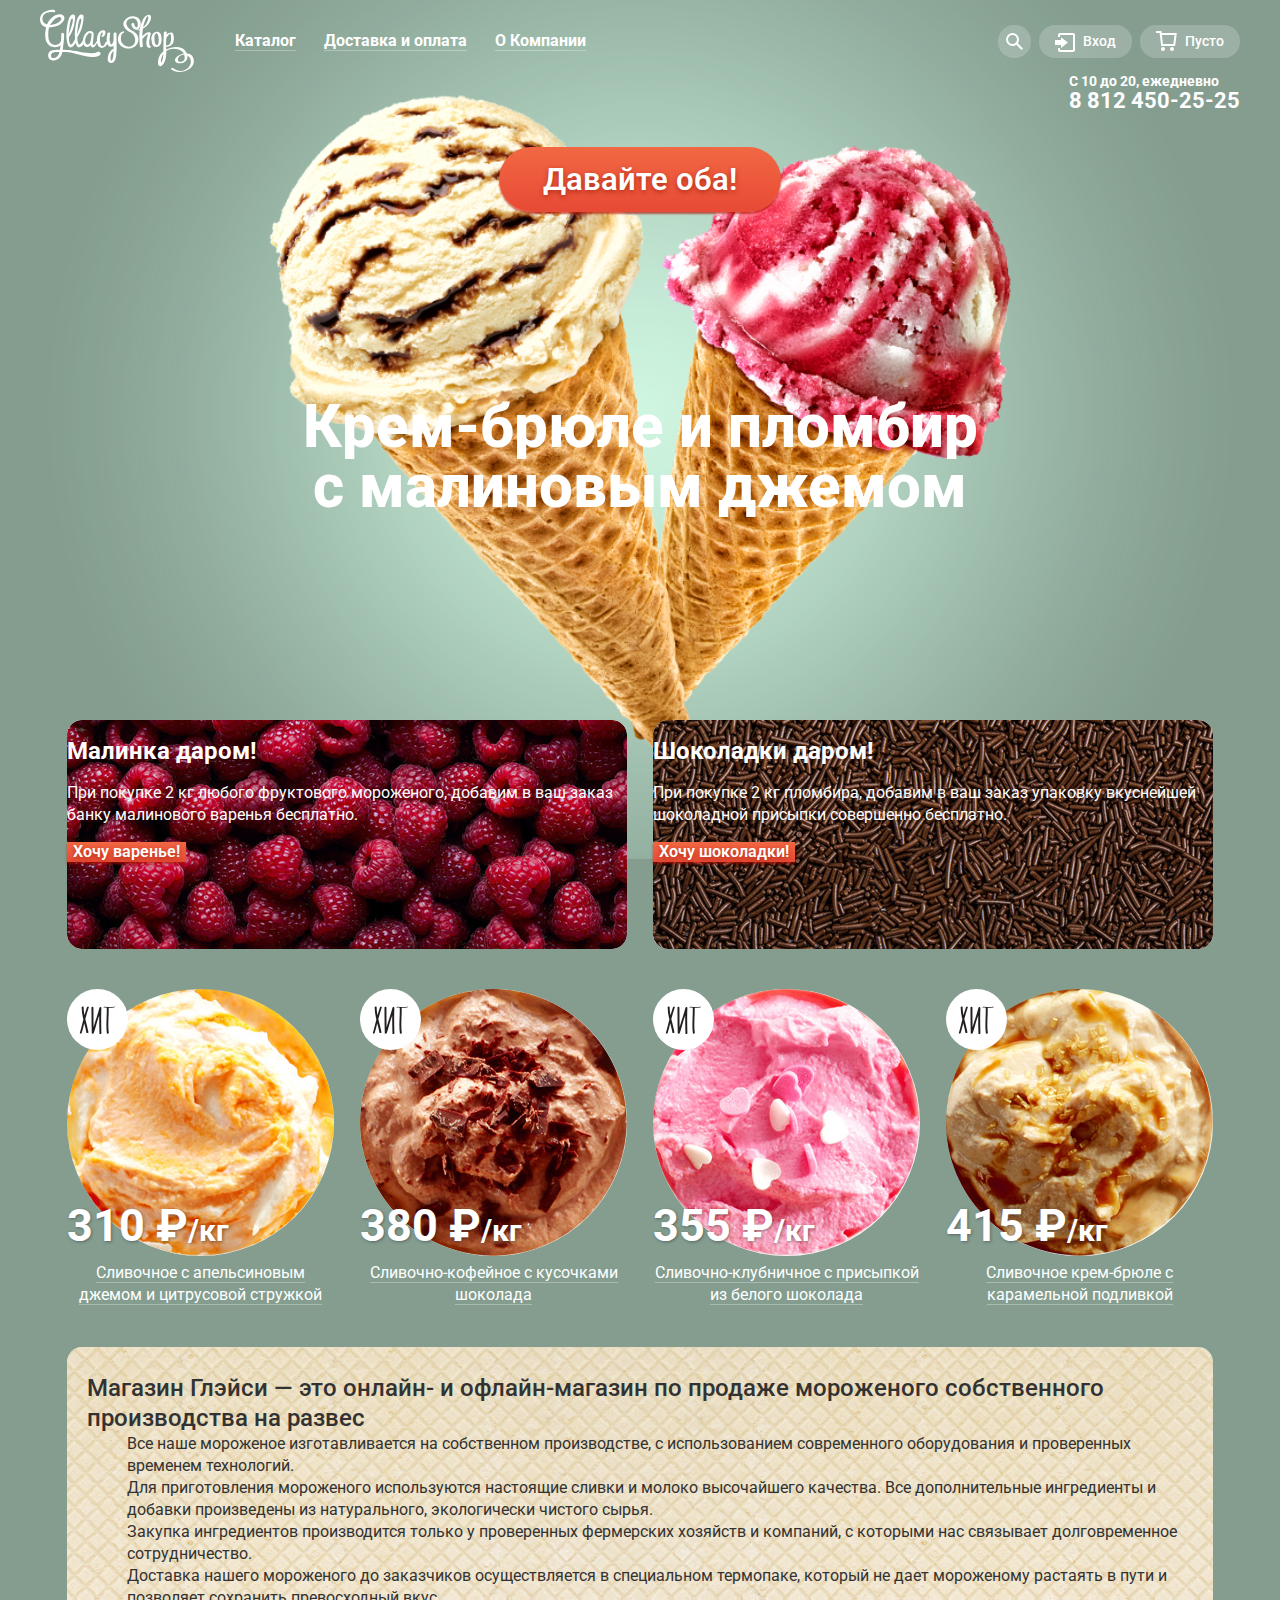
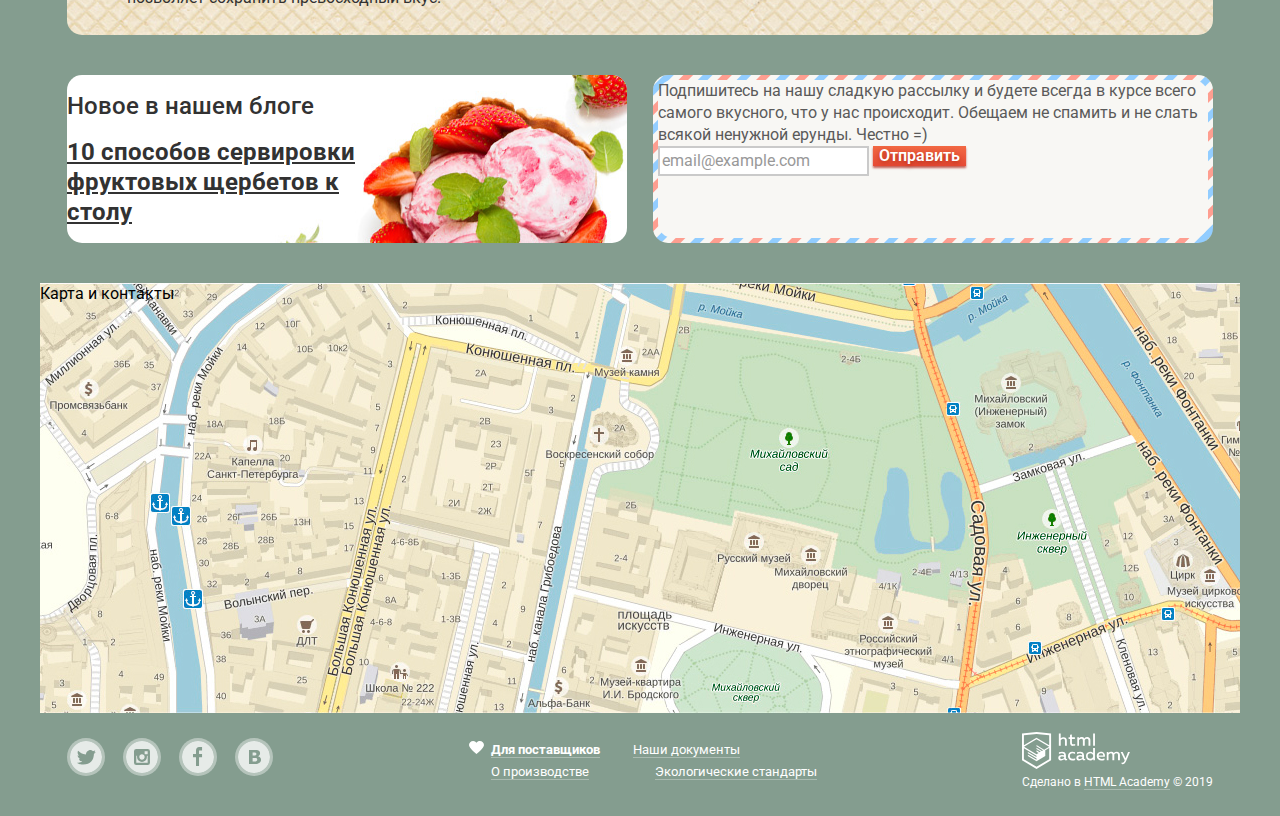
<file: index.html>
<!DOCTYPE html>
<html lang="ru">

  <head>
    <meta charset="utf-8">
    <title>HTML Academy: Глейси</title>
    <link rel="stylesheet" href="css/normalize.css">
    <link rel="stylesheet" href="css/style.css">
    <link href="https://fonts.googleapis.com/css?family=Roboto:400,500,700&display=swap" rel="stylesheet">
  </head>

  <body>

    <header class="header">
      <div class="header-top">
        <a class="link-logo"><img class="logo" src="img/logo.svg" alt="Глейси"></a>

        <nav class="main-menu">
          <ul class="menu-list">
            <li class="menu-item">
              <a href=""><span class="menu-link">Каталог</span></a>
              <ul class="menu-sub-list">
                <li class="menu-sub-item"><a href="">Новинки</a></li>
                <li class="menu-sub-item"><a href="catalog.html">Сливочное</a></li>
                <li class="menu-sub-item"><a href="">Щербеты</a></li>
                <li class="menu-sub-item"><a href="">Фруктовый лед</a></li>
                <li class="menu-sub-item"><a href="">Мелорин</a></li>
              </ul>
            </li>
            <li class="menu-item"><a href=""><span class="menu-link">Доставка и оплата</span></a></li>
            <li class="menu-item"><a href=""><span class="menu-link">О Компании</span></a></li">
          </ul>
        </nav>
        
        <div class="header-buttons">
          
          <button class="header-button search-button" type="button"><span class="visually-hidden">Поиск</span></button>
          <div class="search-block">
            <form name="search" method="GET" action="https://echo.htmlacademy.ru">
              <label class="visually-hidden" for="search">
                Поиск:
              </label>
              <input class="input-field search-field" type="search" name="search" placeholder="Крем-брюле" id="search">
              <button class="visually-hidden">Найти</button>
            </form>
          </div>

          <button class="header-button auth-button" type="button">Вход</button>

          <div class="auth-block">
            <form name="auth" method="POST" action="https://echo.htmlacademy.ru">
              <label class="visually-hidden" for="auth-email">Email:</label>
              <input class="input-field auth-email" type="email" name="email" placeholder="email@example.com" id="auth-email" required>

              <label for="auth-password" class="visually-hidden">Пароль:</label>
              <input class="input-field auth-password" type="password" name="password" placeholder="••••••••" id="auth-password" required>
              
              <button class="action-button auth-block-button">Войти</button>
              
              <div class="auth-block-links">
                <a class="link-black auth-block-link" href="">Новая регистрация</a>
                <a class="link-black auth-block-link" href="">Забыли пароль?</a>
              </div>
            </form>
            
          </div>

          <button class="header-button basket-button" type="button">Пусто</button>
        </div>
      </div>
      
      <div class="work-info">
        <p class="work-time">С 10 до 20, ежедневно</p>
        <p class="work-phone"><a href="tel:88124502525">8 812 450-25-25</a></p>
      </div>
    </header>

    <main class="main">

      <section class="slideshow">
        <div class="slide">
          <h3>Крем-брюле и пломбир с малиновым джемом</h3>
          <a class="link-button slide-button" href="#">Давайте оба!</a>
        </div>
      </section>

      <section class="short-banners">
        <div class="raspberry-banner">
          <h2>Малинка даром!</h2>
          <p>При покупке 2 кг любого фруктового мороженого, добавим в ваш заказ банку малинового варенья бесплатно.</p>
          <button class="action-button" type="button">Хочу варенье!</button>
        </div>

        <div class="chocolate-banner">
          <h2>Шоколадки даром!</h2>
          <p>При покупке 2 кг пломбира, добавим в ваш заказ упаковку вкуснейшей шоколадной присыпки совершенно бесплатно.</p>
          <button class="action-button" type="button">Хочу шоколадки!</button>
        </div>
      </section>

      <section class="goods-offer">
        <ul class="catalog-list">
          <li class="catalog-item hit">
            <figure class="catalog-position">
              <img src="./img/icecreams/1.jpg">
              <figcaption class="item-caption">
                <a class="link" href="">Сливочное с апельсиновым джемом и цитрусовой стружкой</a>
              </figcaption>
            </figure>
            <div class="item-price">310 ₽<span>/кг</span></span></div>
          </li>
          <li class="catalog-item hit">
            <figure class="catalog-position">
              <img src="./img/icecreams/2.jpg">
              <figcaption class="item-caption">
                <a class="link" href="">Сливочно-кофейное с кусочками шоколада</a>
              </figcaption>
            </figure>
            <div class="item-price">380 ₽<span>/кг</span></span></div>
          </li>
          <li class="catalog-item hit">
            <figure class="catalog-position">
              <img src="./img/icecreams/3.jpg">
              <figcaption class="item-caption">
                <a class="link" href="">Сливочно-клубничное с присыпкой из белого шоколада</a>
              </figcaption>
            </figure>
            <div class="item-price">355 ₽<span>/кг</span></span></div>
          </li>
          <li class="catalog-item hit">
            <figure class="catalog-position">
              <img src="./img/icecreams/4.jpg">
              <figcaption class="item-caption">
                <a class="link" href="">Сливочное крем-брюле с карамельной подливкой</a>
              </figcaption>
            </figure>
            <div class="item-price">415 ₽<span>/кг</span></span></div>
          </li>
        </ul>
      </section>

      <article class="about-us">
        <h1>Магазин Глэйси — это онлайн- и офлайн-магазин по продаже мороженого собственного производства на развес</h1>
        <ul class="about-list">
          <li class="about-item">
            Все наше мороженое изготавливается на собственном производстве, с использованием современного оборудования и проверенных временем технологий.
          </li>
          <li class="about-item">
            Для приготовления мороженого используются настоящие сливки и молоко высочайшего качества. Все дополнительные ингредиенты и добавки произведены из натурального, экологически чистого сырья.
          </li>
          <li class="about-item">
            Закупка ингредиентов  производится только у проверенных фермерских хозяйств и компаний, с которыми нас связывает долговременное сотрудничество.
          </li>
          <li class="about-item">
            Доставка нашего мороженого до заказчиков осуществляется в специальном термопаке, который не дает мороженому растаять в пути и позволяет сохранить превосходный вкус.
          </li>
        </ul>
      </article>
        <div class="blocks">  
          <article class="blog-news">
            <h2>Новое в нашем блоге</h2>
            <p class="news-paragraph"><a href="">10 способов сервировки<br>фруктовых щербетов к<br>столу</a></p>
          </article>
          
          <article class="subscribe-block">
            <div class="subscribe-content">
              <h2 class="visually-hidden">Подписка на рассылку</h2>
              <p>Подпишитесь на нашу сладкую рассылку и будете всегда в курсе всего самого вкусного, что у нас происходит. Обещаем не спамить и не слать всякой ненужной ерунды. Честно =)</p>
              <form name="subscribe" method="POST" action="https://echo.htmlacademy.ru">
                <label class="visually-hidden" for="subscribe-email">Email:</label>
                <input class="input-field" type="email" name="email" placeholder="email@example.com" id="subscribe-email" required>
                <button class="action-button">Отправить</button>
              </form>
            </div>
          </article>
        </div>

      <section class="contacts">
        <h2 class="visually-hidden">Наш адрес</h2>
        Карта и контакты
      </section>
      
    </main>

    <footer class="footer">
      <div class="social-links">
        <a href=""><span class="visually-hidden">Twitter</span></a>
        <a href=""><span class="visually-hidden">Instagram</span></a>
        <a href=""><span class="visually-hidden">Facebook</span></a>
        <a href=""><span class="visually-hidden">Vk</span></a>
      </div>
      <ul class="papers-list">
        <li class="papers-item"><a class="link" href="">Для поставщиков</a></li>
        <li class="papers-item"><a class="link" href="">Наши документы</a></li>
        <li class="papers-item"><a class="link" href="">О производстве</a></li>
        <li class="papers-item"><a class="link" href="">Экологические стандарты</a></li>
      </ul>
      <div class="designed-by">
        <a href="https://htmlacademy.ru/intensive/htmlcss"><img class="htmlacademy-logo" src="img/logo-htmlacademy.svg" width="108" height="39" alt="логотип html academy"></a><br>
        Сделано в <a class="link" href="https://htmlacademy.ru/intensive/htmlcss">HTML Academy</a> © 2019
      </div>
    </footer>

    <div class="feedback-wrapper">
      <div class="feedback">
        <h2>Мы обязательно вам ответим!</h2>
        <button class="close-button" type="button"><span class="visually-hidden">Закрыть</span></button>
        <form name="feedback" method="POST" action="https://echo.htmlacademy.ru">
          <label class="visually-hidden" for="feedback-name">Имя и фамилия:</label>
          <input class="input-field feedback-text" type="text" name="name" placeholder="Имя Фамилия" id="feedback-name" required>
          
          <label class="visually-hidden" for="feedback-email">Email:</label>
          <input class="input-field feedback-text" type="email" name="email" placeholder="email@example.com" id="feedback-email" required>
          
          <label class="visually-hidden" for="feedback-message">Сообщение:</label>
          <textarea class="input-field feedback-textarea" name="message" rows="6" placeholder="В свободной форме" id="feedback-message" required></textarea>
          
          <button class="action-button feedback-send">Отправить</button>
        </form>
      </div>
    </div>
  </body>
</html>
</file>
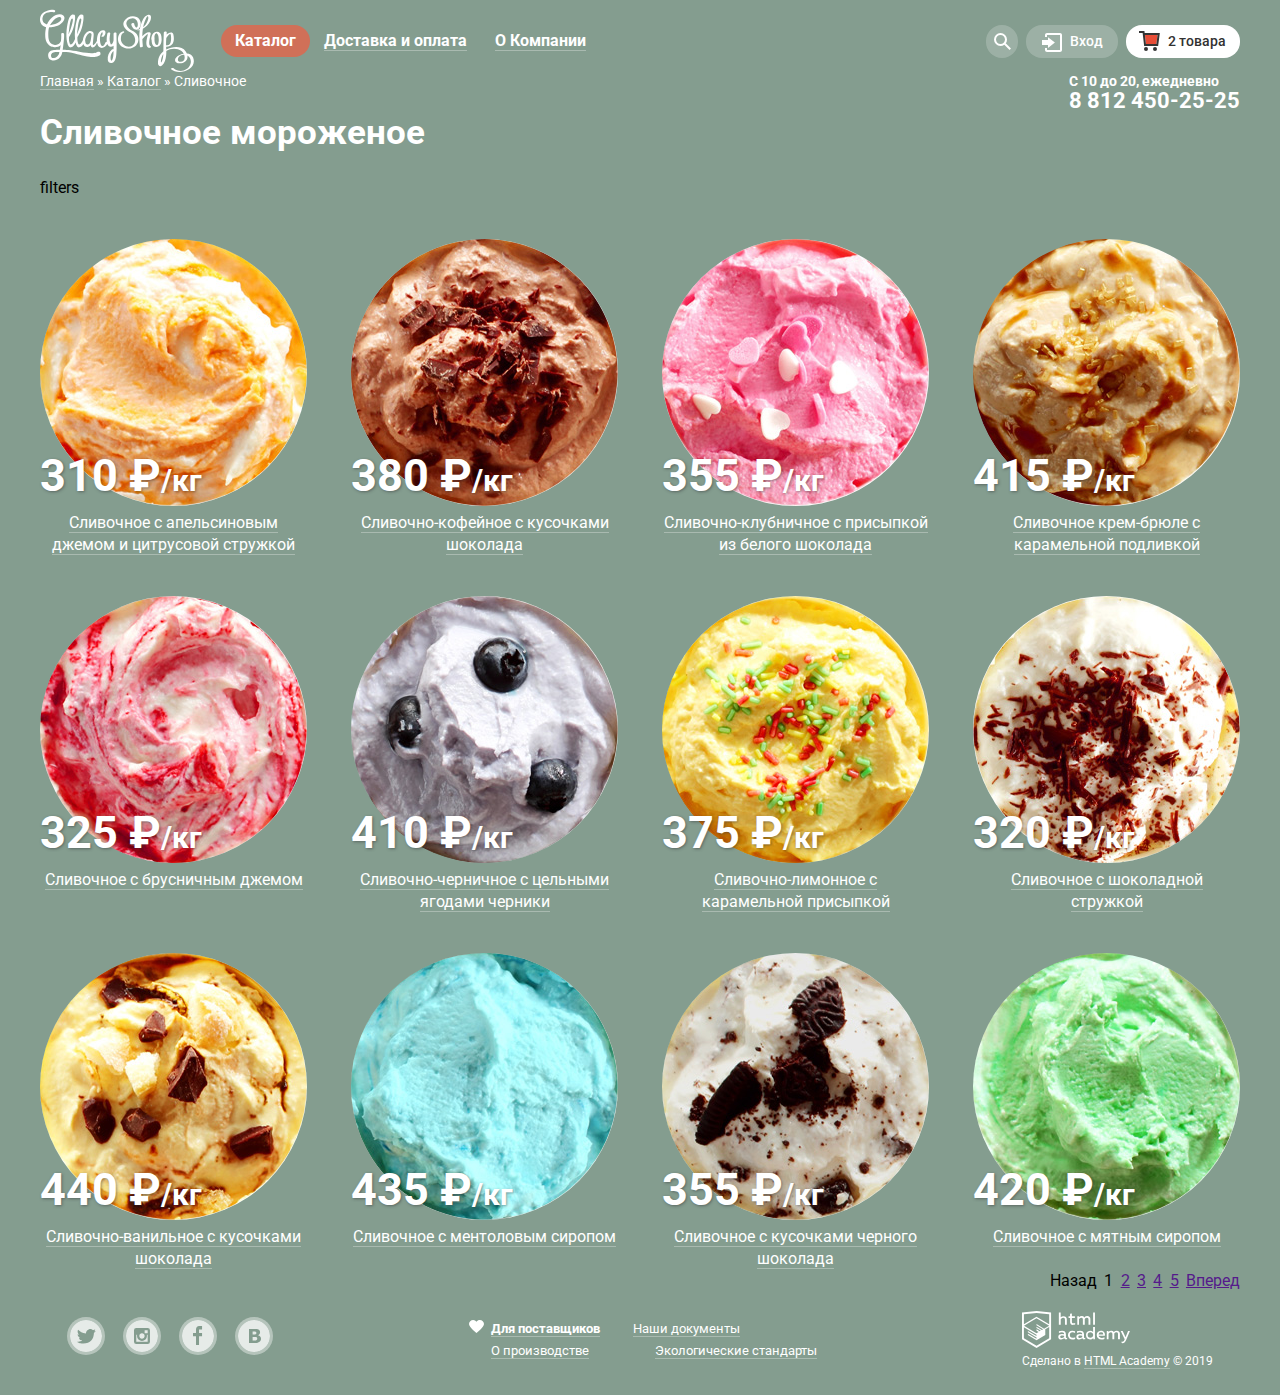
<file: catalog.html>
<!DOCTYPE html>
<html lang="ru">

  <head>
    <meta charset="utf-8">
    <title>HTML Academy: Глейси</title>
    <link rel="stylesheet" href="css/normalize.css">
    <link rel="stylesheet" href="css/style.css">
    <link rel="stylesheet" href="https://fonts.googleapis.com/css?family=Roboto:400,500,700&display=swap">
  </head>

  <body>

    <header class="header">
      <div class="header-top">
        <a  class="link-logo" href="index.html"><img class="logo" src="img/logo.svg" alt="Глейси"></a>
        <nav class="main-menu">
          <ul class="menu-list">
            <li class="menu-item">
              <a class="active"><span class="menu-link">Каталог</span></a>
              <ul class="menu-sub-list">
                <li class="menu-sub-item"><a href="catalog.html">Новинки</a></li>
                <li class="menu-sub-item"><a class="active">Сливочное</a></li>
                <li class="menu-sub-item"><a href="catalog.html">Щербеты</a></li>
                <li class="menu-sub-item"><a href="catalog.html">Фруктовый лед</a></li>
                <li class="menu-sub-item"><a href="catalog.html">Мелорин</a></li>
              </ul>
            </li>
            <li class="menu-item"><a href=""><span class="menu-link">Доставка и оплата</span></a></li>
            <li class="menu-item"><a href=""><span class="menu-link">О Компании</span></a></li>
          </ul>
        </nav>

        <div class="header-buttons">
          
          <button class="header-button search-button" type="button"><span class="visually-hidden">Поиск</span></button>
          <div class="search-block">
            <form name="search" method="GET" action="https://echo.htmlacademy.ru">
              <label class="visually-hidden" for="search">
                Поиск:
              </label>
              <input class="input-field search-field" type="search" name="search" placeholder="Крем-брюле" id="search">
              <button class="visually-hidden">Найти</button>
            </form>
          </div>

          <button class="header-button auth-button" type="button">Вход</button>
          <div class="auth-block">
            <form name="auth" method="POST" action="https://echo.htmlacademy.ru">
              <label class="visually-hidden" for="auth-email">Email:</label>
              <input class="input-field auth-email" type="email" name="email" placeholder="email@example.com" id="auth-email" required>

              <label for="auth-password" class="visually-hidden">Пароль:</label>
              <input class="input-field auth-password" type="password" name="password" placeholder="••••••••" id="auth-password" required>
              
              <button class="action-button auth-block-button">Войти</button>
              
              <div class="auth-block-links">
                <a class="link-black auth-block-link" href="">Новая регистрация</a>
                <a class="link-black auth-block-link" href="">Забыли пароль?</a>
              </div>
            </form>
            
          </div>

          <button class="header-button basket-button not-empty" type="button">2 товара</button>

          <div class="basket-block">
              <table>
                <tbody>
                  <tr>
                    <td><button class="basket-del" type="button"><span class="visually-hidden">Удалить</span></button></td>
                    <td><img class="basket-image" src="./img/icecreams/1.jpg" width="33" height="33"></td>
                    <td>Пломбир с апельсиновым джемом</td>
                    <td>1,5 кг х <span class="price">200 руб.</span></td>
                    <td>300 руб.</td>
                  </tr>
                  <tr>
                    <td><button class="basket-del" type="button"><span class="visually-hidden">Удалить</span></button></td>
                    <td><img class="basket-image" src="./img/icecreams/3.jpg" width="33" height="33"></td>
                    <td>Клубничный пломбир с присыпкой из белого шоколада</td>
                    <td>1,5 кг х <span class="price">300 руб.</span></td>
                    <td>450 руб.</td>
                  </tr>
                </tbody>
                <tfoot>
                  <tr>
                    <th scope="row" colspan="5">Итого: 750 руб.</th>
                  </tr>
                </tfoot>
              </table>
              <a class="action-button basket-block-button" href="">Оформить заказ</a>
          </div>
        </div>

      </div>
      
        <div class="work-info">
          <p class="work-time">С 10 до 20, ежедневно</p>
          <p class="work-phone"><a href="tel:88124502525">8 812 450-25-25</a></p>
        </div>
      
    </header>

    <main class="main">
      <nav class="breadcrumbs">
        <a class="link" href="index.html">Главная</a> »
        <a class="link" href="">Каталог</a> »
        <a>Сливочное</a>
      </nav>
      <h1 class="title">Сливочное мороженое</h1>

      <section>
        <h2 class="visually-hidden">Фильтры выбора товара</h2>
        filters
      </section>

      <section class="catalog">
        <h2 class="visually-hidden">Выбор сливочного мороженого</h2>

        <ul class="catalog-list">
          <li class="catalog-item">
            <figure class="catalog-position">
              <img src="img/icecreams/1.jpg" width="267" height="267" alt="Апельсиновое морожение оранжевого цвета">
              <figcaption class="item-caption"><a class="link" href="">Сливочное с апельсиновым джемом и цитрусовой стружкой</a></figcaption>
            </figure>
            <div class="item-price">310 ₽<span>/кг</span></div>
          </li>
          <li class="catalog-item">
            <figure class="catalog-position">
              <img src="img/icecreams/2.jpg" width="267" height="267" alt="Морожение шоколадного цвета">
              <figcaption class="item-caption"><a class="link" href="">Сливочно-кофейное с кусочками шоколада</a></figcaption>
            </figure>
            <div class="item-price">380 ₽<span>/кг</span></div>
          </li>
          <li class="catalog-item">
            <figure class="catalog-position">
              <img src="img/icecreams/3.jpg" width="267" height="267" alt="Розовое морожение с сердечками">
              <figcaption class="item-caption"><a class="link" href="">Сливочно-клубничное с присыпкой из белого шоколада</a></figcaption>
            </figure>
            <div class="item-price">355 ₽<span>/кг</span></span></div>
          </li>
          <li class="catalog-item">
            <figure class="catalog-position">
              <img src="img/icecreams/4.jpg" width="267" height="267" alt="Морожение с карамельными разводами">
              <figcaption class="item-caption"><a class="link" href="">Сливочное крем-брюле с карамельной подливкой</a></figcaption>
            </figure>
            <div class="item-price">415 ₽<span>/кг</span></div>
          </li>
          <li class="catalog-item">
            <figure class="catalog-position">
              <img src="img/icecreams/5.jpg" width="267" height="267" alt="Красно-белое мороженое">
              <figcaption class="item-caption"><a class="link" href="">Сливочное с брусничным джемом</a></figcaption>
            </figure>
            <div class="item-price">325 ₽<span>/кг</span></div>
          </li>
          <li class="catalog-item">
            <figure class="catalog-position">
              <img src="img/icecreams/6.jpg" width="267" height="267" alt="Светло-фиолетовое мороженое с ягодами">
              <figcaption class="item-caption"><a class="link" href="">Сливочно-черничное с цельными ягодами черники </a></figcaption>
            </figure>
            <div class="item-price">410 ₽<span>/кг</span></div>
          </li>
          <li class="catalog-item">
            <figure class="catalog-position">
              <img src="img/icecreams/7.jpg" width="267" height="267" alt="Жёлтое мороженое с разноцветной присыпкой">
              <figcaption class="item-caption"><a class="link" href="">Сливочно-лимонное с карамельной присыпкой</a></figcaption>
            </figure>
            <div class="item-price">375 ₽<span>/кг</span></div>
          </li>
          <li class="catalog-item">
            <figure class="catalog-position">
              <img src="img/icecreams/8.jpg" width="267" height="267" alt="Белое мороженое с шоколадной присыпкой">
              <figcaption class="item-caption"><a class="link" href="">Сливочное с шоколадной стружкой</a></figcaption>
            </figure>
            <div class="item-price">320 ₽<span>/кг</span></div>
          </li>
          <li class="catalog-item">
            <figure class="catalog-position">
              <img src="img/icecreams/9.jpg" width="267" height="267" alt="Светло-жёлтое мороженое с кусочками шоколада">
              <figcaption class="item-caption"><a class="link" href="">Сливочно-ванильное с кусочками шоколада</a></figcaption>
            </figure>
            <div class="item-price">440 ₽<span>/кг</span></div>
          </li>
          <li class="catalog-item">
            <figure class="catalog-position">
              <img src="img/icecreams/10.jpg" width="267" height="267" alt="Бирюзовое мороженое">
              <figcaption class="item-caption"><a class="link" href="">Сливочноe с ментоловым сиропом</a></figcaption>
            </figure>
            <div class="item-price">435 ₽<span>/кг</span></div>
          </li>
          <li class="catalog-item">
            <figure class="catalog-position">
              <img src="img/icecreams/11.jpg" width="267" height="267" alt="Белое мороженое с шоколадом">
              <figcaption class="item-caption"><a class="link" href="">Сливочное с кусочками черного шоколада</a></figcaption>
            </figure>
            <div class="item-price">355 ₽<span>/кг</span></div>
          </li>
          <li class="catalog-item">
            <figure class="catalog-position">
              <img src="img/icecreams/12.jpg" width="267" height="267" alt="Зелёное мороженое">
              <figcaption class="item-caption"><a class="link" href="">Сливочное с мятным сиропом</a></figcaption>
            </figure>
            <div class="item-price">420 ₽<span>/кг</span></div>
          </li>
        </ul>

        <ul class="paginator">
          <li><a>Назад</a></li>
          <li><a>1</a></li>
          <li><a href="">2</a></li>
          <li><a href="">3</a></li>
          <li><a href="">4</a></li>
          <li><a href="">5</a></li>
          <li><a href="">Вперед</a></li>
        </ul>

      </section>
    </main>

    <footer class="footer">
      <div class="social-links">
        <a href=""><span class="visually-hidden">Twitter</span></a>
        <a href=""><span class="visually-hidden">Instagram</span></a>
        <a href=""><span class="visually-hidden">Facebook</span></a>
        <a href=""><span class="visually-hidden">Vk</span></a>
      </div>
      <ul class="papers-list">
        <li class="papers-item"><a class="link" href="">Для поставщиков</a></li>
        <li class="papers-item"><a class="link" href="">Наши документы</a></li>
        <li class="papers-item"><a class="link" href="">О производстве</a></li>
        <li class="papers-item"><a class="link" href="">Экологические стандарты</a></li>
      </ul>
      <div class="designed-by">
        <a href="https://htmlacademy.ru/intensive/htmlcss"><img class="htmlacademy-logo" src="img/logo-htmlacademy.svg" width="108" height="39" alt="логотип html academy"></a><br>
        Сделано в <a class="link" href="https://htmlacademy.ru/intensive/htmlcss">HTML Academy</a> © 2019
      </div>
    </footer>

  </body>

</html>
</file>
<file: css/style.css>
/* 
Памятка:

1. Позиционирование
2. Блочная модель
3. Типографика
4. Оформление
5. Анимация
6. Разное 
*/

/* ---------- Вспомогательные элементы ---------- */

.header *,
main > * {
  /* outline: 1px solid blue; */
}

.catalog > * {
  /* outline: 1px solid red; */
}

/* -------------------------------------------------- */
/* ---------- Общие стили по всему проекту ---------- */
/* -------------------------------------------------- */

html {
  box-sizing: border-box;
}

body {
  font-family: "Roboto", "Arial", sans-serif;
  font-size: 16px;
  line-height: 22px;

  background-color: #849d8f;
}

.link {
  color: #ffffff;
  text-decoration: none;

  border-bottom: 1px solid rgba(255, 255, 255, 0.3);
}

.link:hover,
.link:active {
  color: #ffbc9e;

  border-bottom: 1px solid rgba(255, 188, 158, 0.3);
}

.link-black {
  color: #323232;
  text-decoration: none;

  border-bottom: 1px solid rgba(50, 50, 50, 0.3);
}

.link-black:hover,
.link-black:active {
  color: #e84d37;

  border-bottom: 1px solid rgba(232, 77, 55, 0.3);
}

*, *::before, *::after {
  box-sizing: inherit;
}

.input-field {
  font-size: 16px;
  line-height: 24px;
  font-weight: bold;
  color: #323232;
  
  border: solid 2px rgba(154, 154, 154, 0.52);
}

.input-field::placeholder {
  font-weight: normal;
  color: #999999;
}

.input-field:focus {
  border: solid 2px rgba(46, 136, 228, 0.52);
}

.visually-hidden:not(:focus):not(:active) {
  position: absolute;

  width: 1px;
  height: 1px;
  margin: -1px;
  border: 0;
  padding: 0;

  white-space: nowrap;

  clip-path: inset(100%);
  clip: rect(0 0 0 0);
  overflow: hidden;
}

.header, 
.main, 
.footer {
  width: 1200px;
  margin: 0 auto;
}

a.active {
  color: #ffffff;

  border: 0;
  background-color: #d07058;
}

.link-button,
.action-button {
  display: inline-block;
  
  font-weight: 600;

  text-align: center;
  color: #ffffff;
  vertical-align: top;
  text-decoration: none;
  text-shadow: 0 2px 5px rgba(160, 32, 11, 0.76);

  background: #f26843;
  background: linear-gradient(to bottom, #f26843 0%, #e74a35 100%);
  
  box-shadow: 0 2px 2px rgba(172, 16, 0, 0.64);
  border: none;

  cursor: pointer;
}

.link-button:hover,
.action-button:hover {
  background: linear-gradient(to bottom, #f58669 0%, #ec6f5e 100%);
  box-shadow: 0 2px 2px rgba(172, 16, 0, 1);
  }

.link-button:active,
.action-button:active {
  background: linear-gradient(to bottom, #d84732 0%, #e1613e 100%);
  box-shadow: inset 0 2px 2px rgba(172, 16, 0, 1);
}

/* ------------------------------------- */
/* ---------- Стили заголовка ---------- */
/* ------------------------------------- */

.header {
  display: flex;
  flex-direction: column;
  position: relative;

  margin-top: 9px;
}

.header-top {
  display: flex;
  align-items: center;
}

.link-logo {
  line-height: 0;
}
.menu-list {
  display: flex;
  justify-content: space-between;

  margin: 0;
  padding: 0;
  margin-left: 27px;

  list-style: none;
}

.menu-item a {
  display: block;
  padding: 0 14px;

  height: 32px;

  font-weight: bold;
  color: #ffffff;
  text-decoration: none;

  border-radius: 16px;
}

.menu-item a:hover {
  color: #333333;

  background-color: #f7f6f3;
}

.menu-link {
  line-height: 32px;
  border-bottom: 1px solid rgba(255, 255, 255, 0.3);
}

a.active .menu-link,
.menu-item a:hover .menu-link {
  border-bottom: 0;
}

.menu-sub-list {
  display: none;
  position: absolute;

  top: 51px;

  margin: 0;
  padding: 0;

  width: 143px;

  background-color: #f8f7f4;
  border-radius: 5px;
  box-shadow: 0px 20px 20px 0 rgba(0, 0, 0, 0.4);

  list-style: none;
  overflow: hidden;
}

.menu-item a:hover + .menu-sub-list,
.menu-sub-list:hover {
  display: block;
}

.menu-sub-item a {
  font-size: 14px;
  font-weight: normal;
  line-height: 28px;
  color: #323232;
  text-decoration: none;
  border-radius: 0;
}

.menu-sub-item a:hover {
  background-color: #fbded7;
}

.menu-sub-item a:active {
  background-color: #f6b5a5;

  text-decoration: none;
}

.menu-sub-item:first-child a {
  font-weight: bold;
}

.menu-sub-item:first-child::after {
  display: block;
  content: "";

  margin-left: 6px;
  
  width: 128px;
  
  border-bottom: 1px solid rgba(0, 0, 0, 0.2);
}

.header-buttons {
  display: flex;
  justify-content: flex-end;
  align-items: center;
  
  position: absolute;
  right: 0;

  width: 262px;
}

.header-button {
  display: flex;
  justify-content: center;
  align-items: center;

  margin-left: 8px;

  height: 33px;
  
  font-size: 14px;
  font-weight: 500;
  line-height: 16px;
  color: #ffffff;

  border: 0;
  border-radius: 16px;
  background-color: rgba(255, 255, 255, 0.2);

  cursor: pointer;
}

.header-button:hover {
  color: #323232;

  background-color: #ffffff;  
}

.search-button {
  width: 33px;

  background-image: url("../img/icons/loupe.svg");
  background-repeat: no-repeat;
  background-position: center;
}

.search-button:hover {
  background-image: url("../img/icons/loupe-black.svg");
}

.search-block {
  display: none;
  position: absolute;
  top: 36px;
  right: 206px;

  padding: 20px 15px;

  width: 341px;
  height: 84px;

  
  border-radius: 5px;
  box-shadow: 0px 20px 20px 0 rgba(0, 0, 0, 0.4);
  background-color: #f8f7f4;

  z-index: 1;
}

.search-block:hover,
.search-button:hover + .search-block {
  display: block;
}

.search-field {
  margin-bottom: 20px;
  padding-left: 14px;

  width: 311px;
  height: 44px;

  border-radius: 5px;
  border: solid 1px #d3d3d2;
  background-color: #ffffff;
}

.auth-button {
  width: 93px;

  text-align: center;
}

.auth-button::before {
  display: inline-block;
  content: "";

  margin-right: 7px;

  width: 21px;
  height: 21px;

  color: #ffffff;
  background-image: url("../img/icons/entrance-white.svg");
  background-repeat: no-repeat;
  background-position: bottom center;
}

.auth-button:hover::before {
  background-image: url("../img/icons/entrance.svg");
}

.auth-block {
  display: none;
  position: absolute;
  top: 36px;
  right: 109px;
  

  padding-left: 19px;
  padding-top: 20px;
  padding-right: 17px;
  padding-bottom: 22px;
  
  width: 277px;
  height: 214px;

  border-radius: 5px;
  box-shadow: 0px 20px 20px 0 rgba(0, 0, 0, 0.4);
  background-color: #f8f7f4;
  overflow: hidden;

  z-index: 1;
}

.auth-email,
.auth-password {
  margin-bottom: 20px;
  padding-left: 14px;

  width: 241px;
  height: 44px;

  border-radius: 5px;
  border: solid 1px #d3d3d2;
  background-color: #ffffff;

}

.auth-block-button {
  float: left;

  width: 100px;
  height: 44px;

  border-radius: 22px;
}

.auth-block-link {
  margin: 0;
  margin-bottom: 8px;
  margin-left: 20px;

  font-size: 13px;
  line-height: 24px;
}
.auth-block:hover,
.auth-button:hover + .auth-block {
  display: block;
}

.basket-button {
  width: 100px;
  
  text-align: center;
}

.basket-button::before {
  display: inline-block;
  content: "";

  margin-right: 8px;

  width: 21px;
  height: 21px;

  background-image: url("../img/icons/basket.svg");
  background-repeat: no-repeat;
  background-position: center center;
}

.basket-button:hover::before {
  background-image: url("../img/icons/basket-black.svg");
}

.not-empty {
  width: 117px;

  color: #323232;

  background-color: #ffffff;
}

.not-empty:hover::before,
.not-empty::before {
  display: inline-block;
  content: "";

  margin-right: 8px;

  width: 21px;
  height: 21px;

  background-image: url("../img/icons/basket-red.svg");
  background-repeat: no-repeat;
  background-position: center center;
}

.basket-block {
  display: none;
  
  position: absolute;
  top: 36px;
  
  padding-top: 20px;
  padding-left: 15px;
  padding-right: 14px;
  
  width: 539px;
  height: 242px;
  
  text-align: right;
  border-radius: 5px;
  box-shadow: 0px 20px 20px 0 rgba(0, 0, 0, 0.4);
  background-color: #f8f7f4;
  
  z-index: 1;
}

.basket-block:hover,
.basket-button:hover + .basket-block {
  display: block;
}

.basket-block table {
  border-spacing: 0 10px;
  text-align: left;
}

.basket-block td {
    padding-right: 15px;
}

.basket-block tr td:nth-child(3) {
  width: 235px;
}

.basket-del {
  width: 11px;
  height: 11px;
  
  border: 0;
  background: none;
  
  background-image: url("../img/icons/cross-small.svg");
  background-repeat: no-repeat;
  background-position: center;
  
  cursor: pointer;
}

.basket-block tbody td {
  font-size: 13px;
  line-height: 16px;
  color: #323232;
}

.basket-image {
  border-radius: 50%;
}

.basket-block .price {
  color: #999999;
}

.basket-block tfoot {
  font-weight: bold;
  
}

.basket-block th {
  padding-top: 17px;
  text-align: right;
  
  border-top: 1px solid #cacac7;
}

.basket-block-button {
  width: 170px;
  height: 44px;
  
  line-height: 44px;
  
  border-radius: 22px;
}

.work-info {
  position: absolute;
  bottom: -41px;
  right: 0;
}

.work-time {
  margin: 0;
  
  font-size: 14px;
  font-weight: bold;
  line-height: 16px;
  color: #ffffff;
  
}

.work-phone {
  margin: 0;
}

.work-phone a {
  font-size: 22px;
  font-weight: bold;
  line-height: 24px;
  color: #ffffff;
  text-decoration: none;
}

/* -------------------------------------------- */
/* ---------- Стили главной страницы ---------- */
/* -------------------------------------------- */

.slideshow {
  position: absolute;
  top: 0;

  z-index: -1;
}

.slide {
  width: 1200px;
  height: 859px;

  text-align: center;

  background-image: url("../img/slide-1.png");
  background-repeat: no-repeat;
  background-size: 100%;
  background-position: top center;
  
}

.slide h3 {  
  position: relative;
  top: 397px;

  width: 700px;
  margin: 0 auto;
  margin-bottom: 27px;
  
  font-size: 60px;
  line-height: 60px;
  font-weight: 800;
  color: #ffffff;
}

.short-banners {
  position: relative;
  display: flex;
  justify-content: space-between;

  margin: 647px 27px 0 27px;
}

.raspberry-banner,
.chocolate-banner {
  width: 560px;
  height: 229px;

  color: #ffffff;
  background-repeat: no-repeat;
  background-size: cover;

  border-radius: 15px;
}
.raspberry-banner {
  background-image: url("../img/raspberry.jpg");
}

.chocolate-banner {
  background-image: url("../img/chocolate-powder.jpg");
}

.goods-offer {
  margin: 0 27px;
  
  
}

.catalog-list {
  display: flex;
  justify-content: space-between;
  flex-wrap: wrap;

  margin: 0;
  padding: 0;

  list-style: none;
  
}

.catalog-position {
  margin: 0;

}

.catalog-item {
  position: relative;

  margin: 0;
  margin-top: 40px;
  
  width: 267px;
}

.hit::before {
  content: "";
  position: absolute;
  top: 0;
  left: 0;

  width: 61px;
  height: 61px;

  background-image: url("../img/icons/hit.svg");
  background-repeat: no-repeat;
  background-size: 100%;
}

.catalog-item img {
  border-radius: 50%;
}

.item-caption {
  text-align: center;
}

.item-price {
  position: absolute;
  top: 214px;
  left: 0;

  font-size: 45px;
  font-weight: bold;
  line-height: 45px;
  line-height: 1;
  color: #ffffff;
  text-shadow: 1px 1px 3px rgba(49, 50, 53, 0.5);
}

.item-price span {
  text-shadow: 1px 1px 3px rgba(49, 50, 53, 0.5);
  font-size: 30px;
  font-weight: bold;
  line-height: 45px;
  color: #ffffff;
}

.about-us {
  margin: 0 27px;
  margin-top: 41px;
  padding: 26px 20px;

  border-radius: 15px;
  background-color: #ebddc0;
  background-image: url("../img/waffle.jpg");
  background-repeat: no-repeat;
}

.about-us h1 {
  margin: 0;

  font-size: 24px;
  font-weight: 500;
  line-height: 30px;
  color: #323232;
}

.about-list {
  margin: 0;
  list-style: none;
}

.about-item {
  color: #323232;
}
.blocks {
  display: flex;
  justify-content: space-between;

  margin: 0 27px;
  margin-top: 40px;
}

.blog-news {
  width: 560px;

  border-radius: 15px;
  background-color: #ffffff;
  background-image: url(../img/strawberry.jpg);
  background-repeat: no-repeat;
}

.blog-news h2 {
  font-weight: 500;
  color: #323232;
}

.news-paragraph a {
  font-size: 24px;
  font-weight: bold;
  line-height: 30px;
  color: #323232;
}

.news-paragraph a:hover {
  color: #e84d37;
}

.subscribe-block {
  width: 560px;
  padding: 5px;

  border-radius: 15px;
  background-color: #f8f7f4;
  background-image: url(../img/post.svg);
  background-repeat: no-repeat;
}

.subscribe-content {
  border-radius: 15px;
  background-color: #f8f7f4;
  height: 100%;
}

.subscribe-block p {
  margin: 0;
  font-weight: normal;
  color: #5a5a5a;
}

.contacts {
  margin-top: 40px;

  width: 1200px;
  height: 430px
  ;
  background-image: url("../img/map.jpg");
  background-repeat: no-repeat;
  background-size: cover;
  background-position: center;
}

.feedback-wrapper {
  /* display: flex; */
  display: none;
  justify-content: center;
  align-items: center;

  position: fixed;
  top: 0;
  left: 0;

  width: 100vw;
  height: 100vh;

  z-index: 1;
}

.feedback {
  position: relative;

  padding-top: 20px;
  padding-left: 24px;

  width: 478px;
  height: 443px;

  border-radius: 10px;
  background-color: #f8f7f4;

  z-index: 1;
}

.feedback h2 {
  margin: 0;
  margin-bottom: 20px;
  padding: 0;

  font-size: 24px;
  font-weight: 500;
  line-height: 28px;
  color: #323232;
}

.close-button {
  position: absolute;
  top: 17px;
  right: 17px;

  width: 18px;
  height: 18px;

  border: 0;
  background: none;
  background-image: url("../img/icons/cross-big.svg");
  background-repeat: no-repeat;
  background-position: center;
  cursor: pointer;
}

.feedback-text {
  margin-bottom: 20px;
  padding-left: 14px;

  width: 267px;
  height: 44px;

  border-radius: 5px;
  border: solid 1px rgba(178, 178, 178, 0.52);
}

.feedback-textarea {
  padding-left: 14px;

  width: 428px;
  height: 155px;

  border-radius: 5px;
  border: solid 1px rgba(178, 178, 178, 0.52);

  resize: none;
}

.feedback-send {
  position: absolute;
  bottom: 27px;
  right: 25px;

  width: 139px;
  height: 44px;

  border-radius: 22px;
}
/* ------------------------------------ */
/* ---------- Стили каталога ---------- */
/* ------------------------------------ */


.catalog {
  display: flex;
  flex-direction: column;
  align-items: flex-end;
}

.paginator {
  display: flex;
  justify-content: space-between;

  margin: 0;
  padding: 0;

  list-style: none;
  width: 190px;
}

.slide-button {
  padding: 12px 44px;

  font-size: 31px;
  line-height: 41px;

  border-radius: 50px;
}



.breadcrumbs {
  font-size: 14px;
  line-height: 16px;
  color: #ffffff;
}

.title {
  font-size: 35px;
  font-weight: bold;
  line-height: 41px;
  color: #ffffff;
}

/* ----------------------------------- */
/* ---------- Стили подвала ---------- */
/* ----------------------------------- */

footer {
  display: flex;
  justify-content: space-between;
  align-items: center;

  padding: 0 27px;
  padding-top: 18px;
  padding-bottom: 26px;
}

.social-links a {
  display: inline-block;
  margin-right: 14px;

  width: 38px;
  height: 38px;

  border: 3px solid rgba(255, 255, 255, 0.5);
  border-radius: 50%;

  background-repeat: no-repeat;
  background-size: contain;
  background-position: center;
  opacity: 0.8;
}

.social-links a:nth-child(1) {
  background-image: url("../img/icons/twitter.svg");
}
.social-links a:nth-child(2) {
  background-image: url("../img/icons/instagram.svg");
}
.social-links a:nth-child(3) {
  background-image: url("../img/icons/fb.svg");
}
.social-links a:nth-child(4) {
  background-image: url("../img/icons/vk.svg");
}

.papers-list {
  display: flex;
  flex-wrap: wrap;
  margin: 0;
  padding: 0;

  width: 327px;
  list-style: none;
}

.papers-item {
  width: 50%;
}

.papers-item a {
  font-size: 13px;
  font-weight: normal;
  line-height: 16px;
}

.papers-item:first-child a {
  font-weight: bold;
}
.papers-item:first-child {
  margin-left: -22px;
}
.papers-item:first-child::before {
  content: "";
  display: inline-block;

  margin-right: 7px;
  width: 15px;
  height: 13px;

  background-image: url("../img/icons/heart.svg");
  background-repeat: no-repeat;
  background-position: center;
  background-size: contain;
}

.designed-by {
  font-size: 12px;
  line-height: 16px;
  color: #fefefe;
}

.designed-by a {
  font-size: 12px;
  line-height: 16px;
}
</file>
